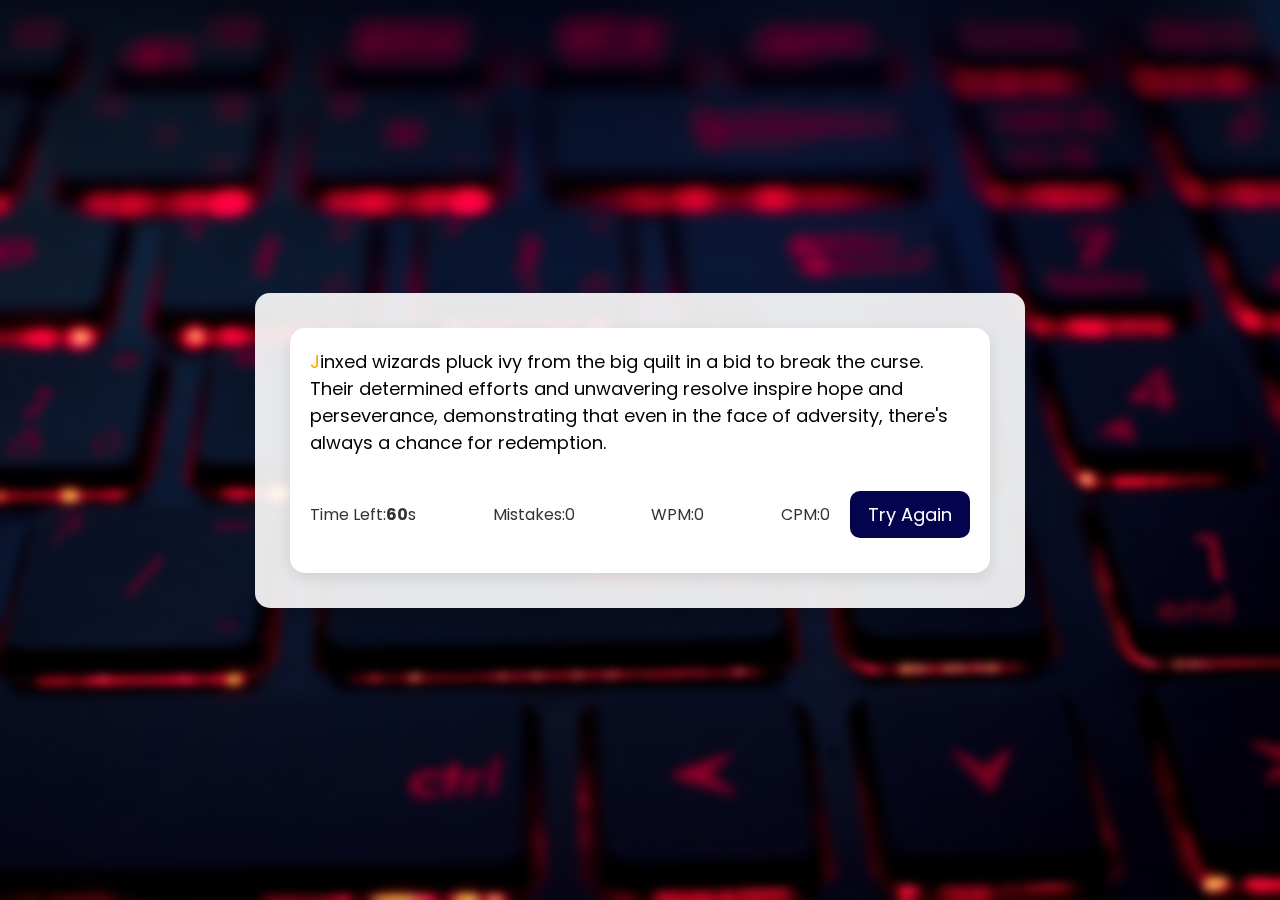
<file: typingscreen.html>
<!-- typingscreen.html -->
<!DOCTYPE html>
<html lang="en">
<head>
    <meta charset="UTF-8">
    <meta http-equiv="X-UA-Compatible" content="IE=edge">
    <meta name="viewport" content="width=device-width, initial-scale=1.0">
    <title>Typing Master</title>
    <link href="style.css" rel="stylesheet">
    <link href="https://fonts.googleapis.com/css2?family=Poppins:wght@400;600&display=swap" rel="stylesheet">
</head>
<body>
    <div class="wrapper">
        <!-- Input field for typing -->
        <input type="text" class="input-field"/>
        
        <div class="content-box">
            <!-- Section to display the paragraph to type -->
            <div class="typing-text">
                <p></p>
            </div>
            
            <div class="content">
                <!-- Section to display the results -->
                <ul class="result-details">
                    <li class="time">
                        <p>Time Left:</p>
                        <span><b>60</b>s</span>
                    </li>
                    <li class="mistake">
                        <p>Mistakes:</p>
                        <span>0</span>
                    </li>
                    <li class="wpm">
                        <p>WPM:</p>
                        <span>0</span>
                    </li>
                    <li class="cpm">
                        <p>CPM:</p>
                        <span>0</span>
                    </li>
                </ul>
                <!-- Button to restart the typing test -->
                <button>Try Again</button>
            </div>
        </div> 
    </div>

    <script src="script.js"></script>
</body>
</html>
</file>
<file: style.css>
@import url('https://fonts.googleapis.com/css2?family=Poppins:wght@400;600&display=swap'); /* Importing the 'Poppins' font from Google Fonts */

/* Universal selector to reset margin and padding for all elements */
* {
    margin: 0;
    padding: 0;
    box-sizing: border-box; /* Ensures padding and border are included in the element's total width and height */
    font-family: 'Poppins', Verdana, Geneva, Tahoma, sans-serif; /* Setting the font family */
}

body {
    min-height: 100vh; /* Ensures the body takes up at least the full height of the viewport */
    display: flex; /* Using flexbox for centering */
    padding: 0 10px;
    align-items: center; /* Center items vertically */
    justify-content: center; /* Center items horizontally */
    background-image: url('bg2.jpeg'); /* Background image */
    background-repeat: no-repeat; /* Prevent background image from repeating */
    background-size: cover; /* Ensure background image covers the entire area */
    background-position: center center; /* Center the background image */
    backdrop-filter: blur(5px); /* Apply a blur effect to the background */
}

.wrapper {
    width: 770px; /* Set the width of the wrapper */
    padding: 35px; /* Padding inside the wrapper */
    background: rgba(255, 255, 255, 0.9); /* Semi-transparent white background */
    border-radius: 15px; /* Rounded corners */
    box-shadow: 0 10px 25px rgba(0,0,0,0.2); /* Box shadow for a 3D effect */
    transition: transform 0.3s ease, box-shadow 0.3s ease; /* Smooth transition for transform and box-shadow */
}

.wrapper:hover {
    transform: translateY(-5px); /* Slight upward movement on hover */
    box-shadow: 0 15px 30px rgba(0,0,0,0.3); /* Enhanced shadow on hover */
}

.wrapper .content-box {
    padding: 20px; /* Padding inside the content box */
    border-radius: 15px; /* Rounded corners */
    background: #ffffff; /* White background */
    box-shadow: 0 5px 15px rgba(0,0,0,0.1); /* Subtle shadow for a 3D effect */
}

.wrapper .input-field {
    position: absolute; /* Positioned outside the normal document flow */
    opacity: 0; /* Make the element invisible */
    z-index: -99; /* Place the element behind other elements */
}

.content-box .content {
    margin-top: 20px; /* Top margin */
    display: flex; /* Flexbox for layout */
    padding: 15px 0; /* Vertical padding */
    flex-wrap: wrap; /* Wrap items onto multiple lines if necessary */
    align-items: center; /* Center items vertically */
    justify-content: space-between; /* Distribute items evenly with space between */
}

.content-box .result-details {
    display: flex; /* Flexbox for layout */
    align-items: center; /* Center items vertically */
    justify-content: space-between; /* Distribute items evenly with space between */
    width: calc(100% - 140px); /* Adjust the width based on the total available space */
}

.result-details li {
    display: flex; /* Flexbox for layout */
    height: 25px; /* Set the height */
    list-style: none; /* Remove default list styling */
    align-items: center; /* Center items vertically */
    font-size: 16px; /* Font size */
    color: #333; /* Text color */
}

.content button {
    width: 120px; /* Set the width of the button */
    outline: none; /* Remove default outline */
    border: none; /* Remove border */
    color: #fff; /* Text color */
    background: #04034d; /* Button background color */
    padding: 10px 0; /* Vertical padding */
    font-size: 18px; /* Font size */
    cursor: pointer; /* Change cursor to pointer on hover */
    border-radius: 10px; /* Rounded corners */
    transition: transform 0.3s ease, background 0.3s ease; /* Smooth transition for transform and background */
}

.content button:hover {
    background: #0A50A0; /* Change background color on hover */
}

.content button:active {
    transform: scale(0.97); /* Slightly shrink button on click */
}

.typing-text p span {
    position: relative; /* Position relative to its normal position */
    font-size: 18px; /* Font size */
    transition: color 0.3s ease; /* Smooth transition for color */
}

.typing-text p span.active {
    color: #FFA500; /* Text color when active */
}

.typing-text p span.correct {
    color: #008000; /* Text color when correct */
}

.typing-text p span.incorrect {
    color: #FF0000; /* Text color when incorrect */
    outline: 1px solid #fff; /* Outline around incorrect text */
    background: #ffc0cb; /* Background color for incorrect text */
    border-radius: 4px; /* Rounded corners for incorrect text */
}

::selection {
    color: #fff; /* Text color when selected */
    background: #FFA500; /* Background color when selected */
}
</file>
